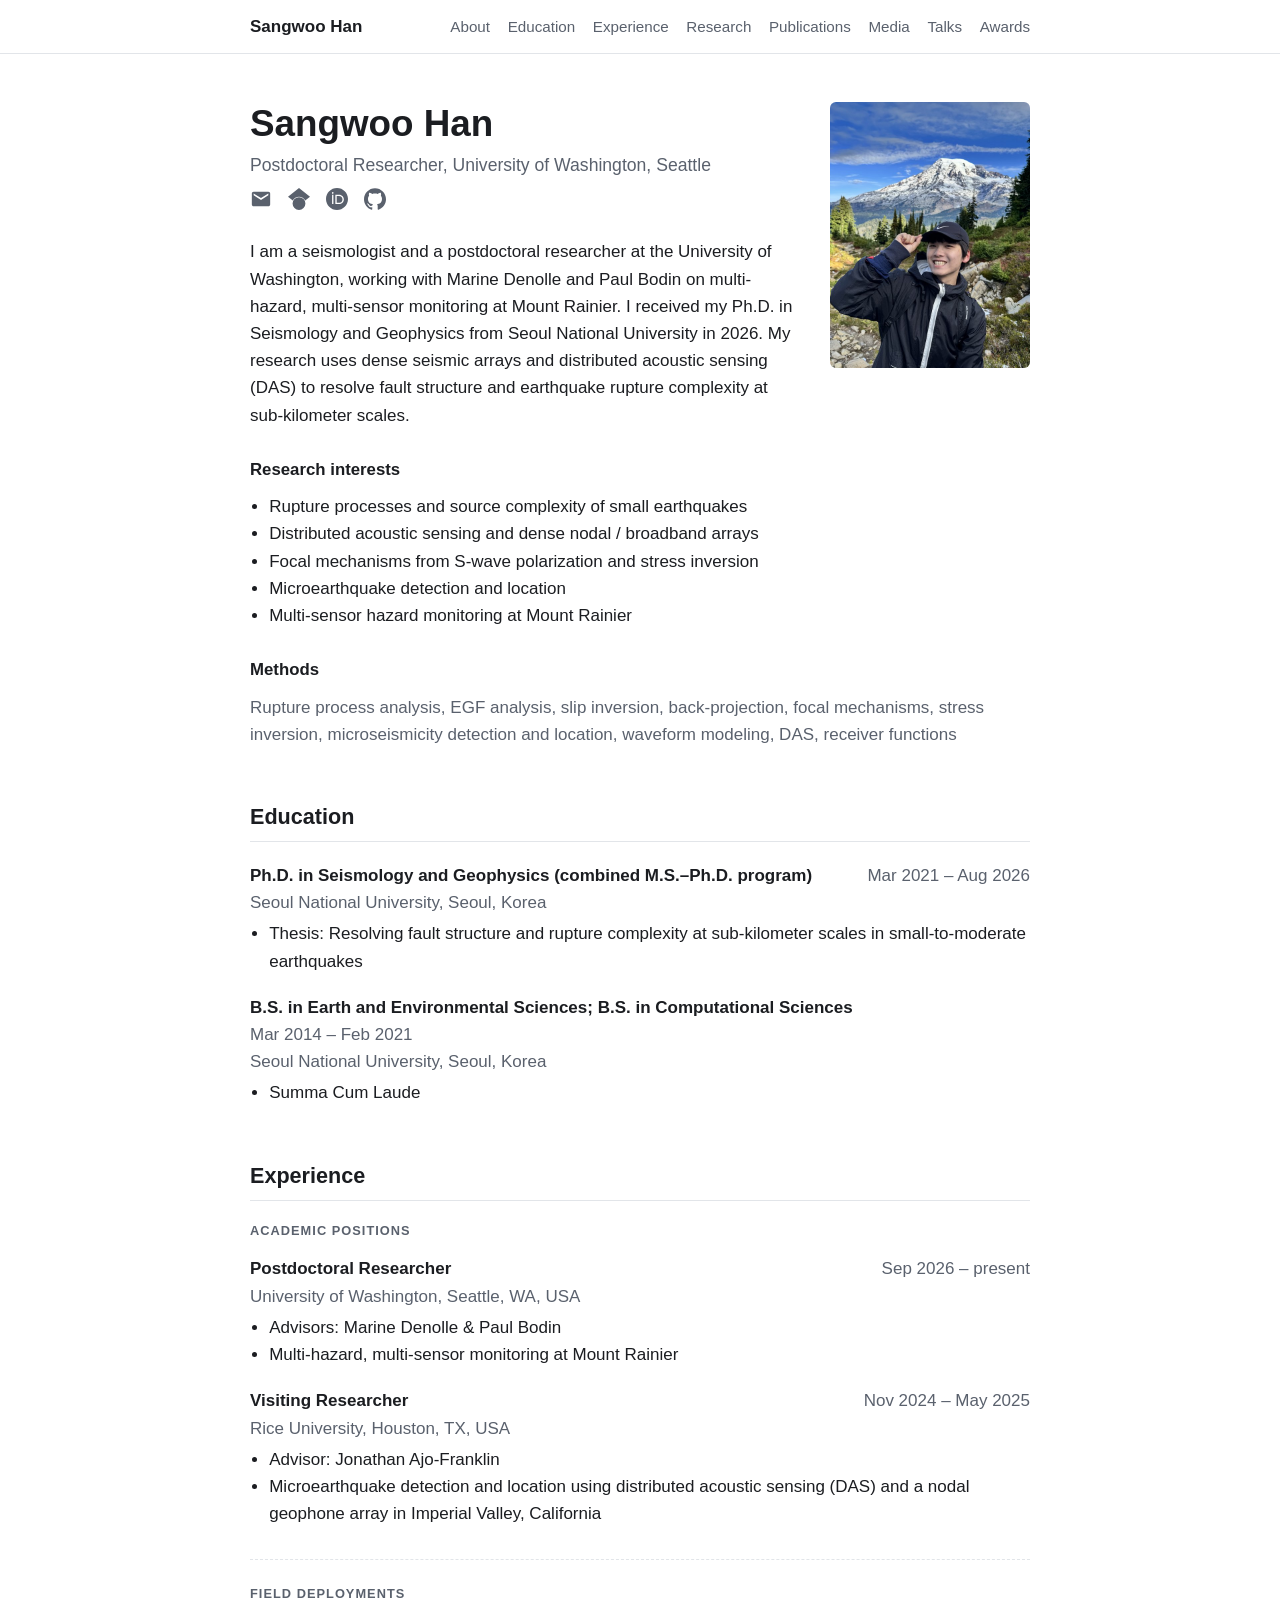
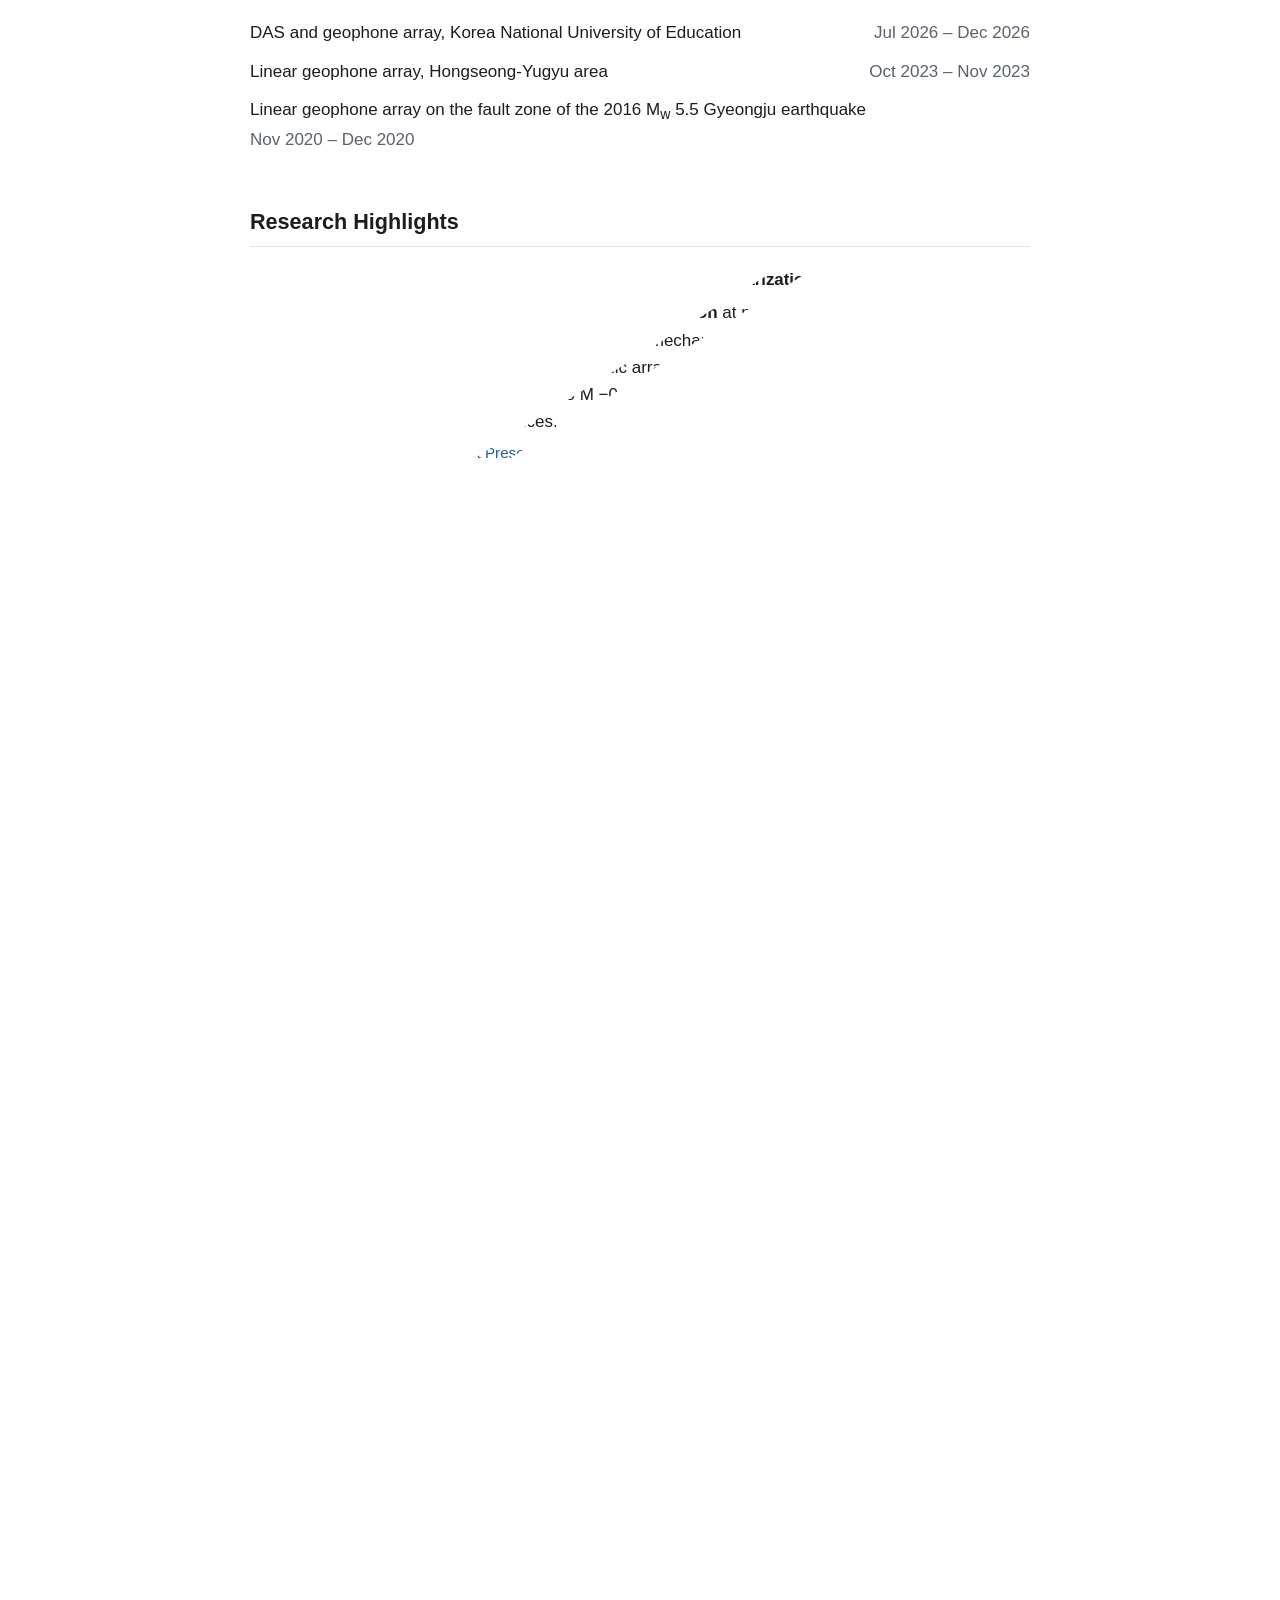
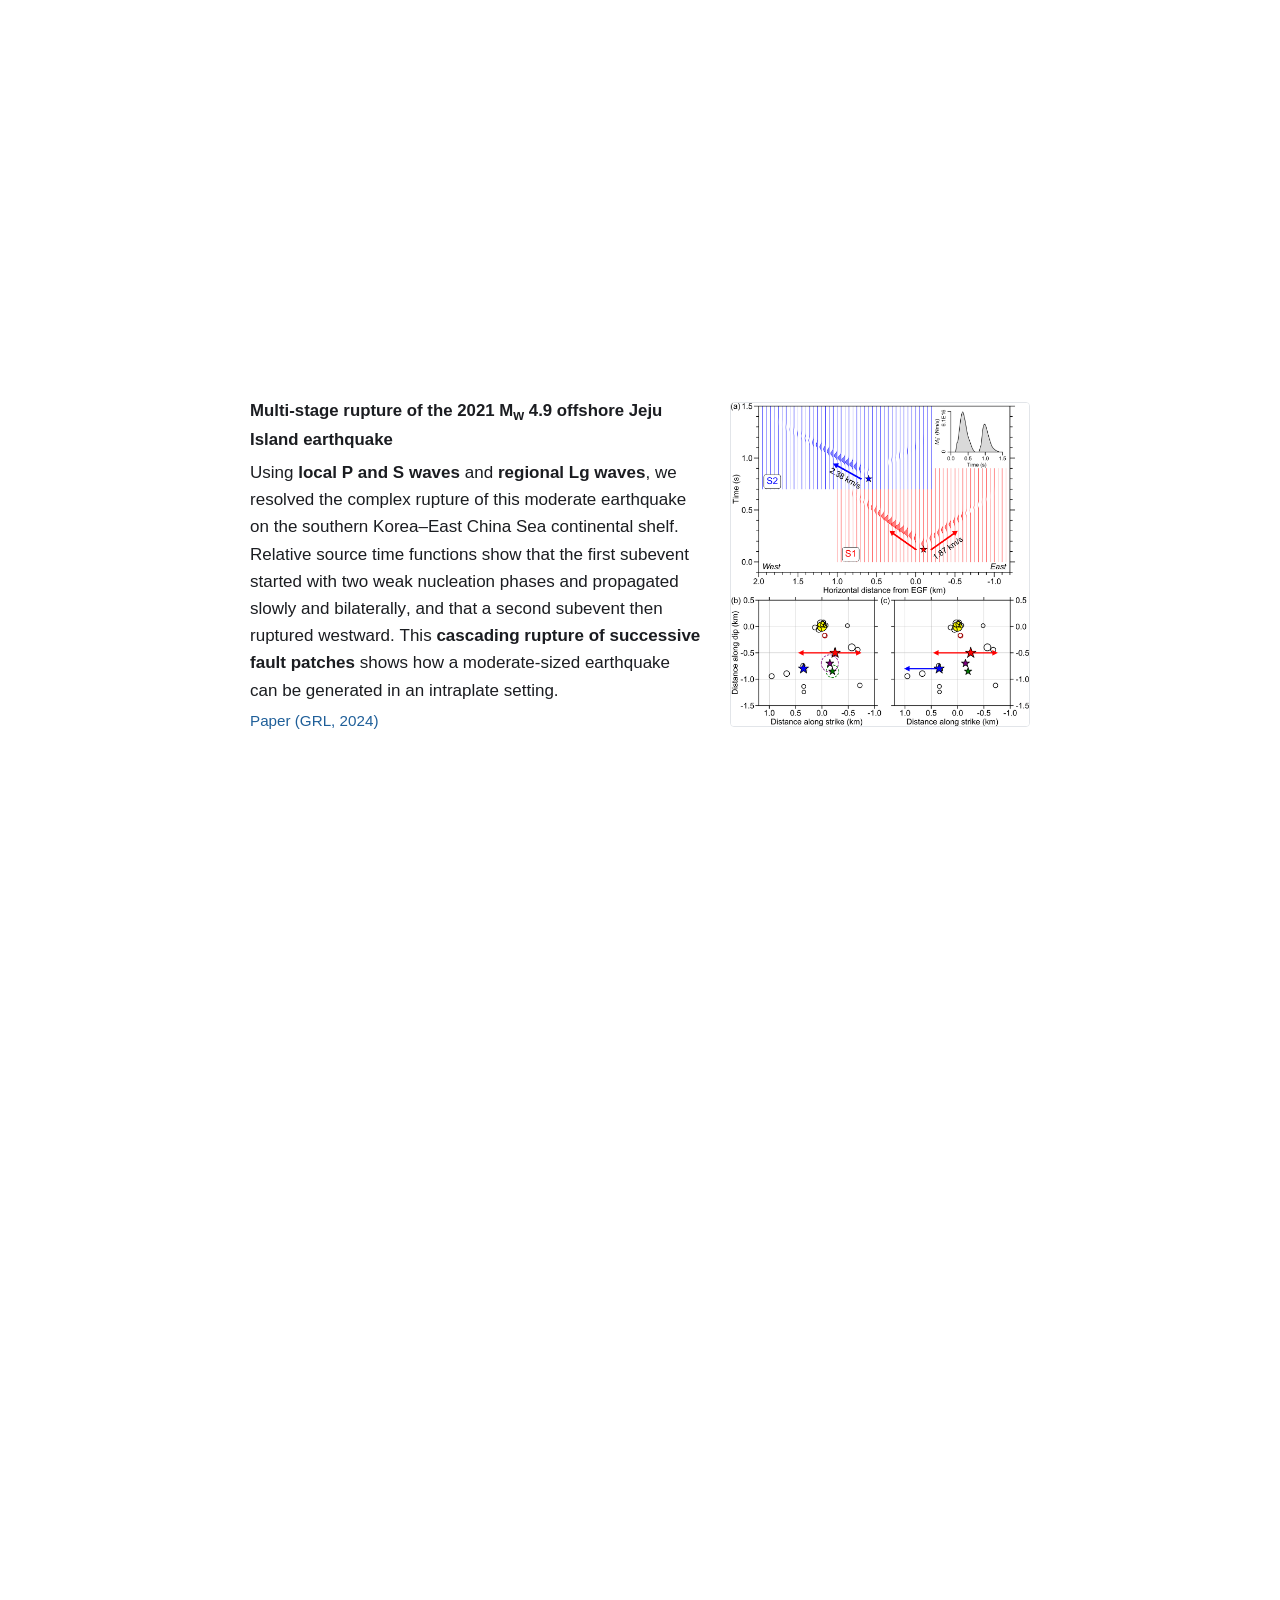
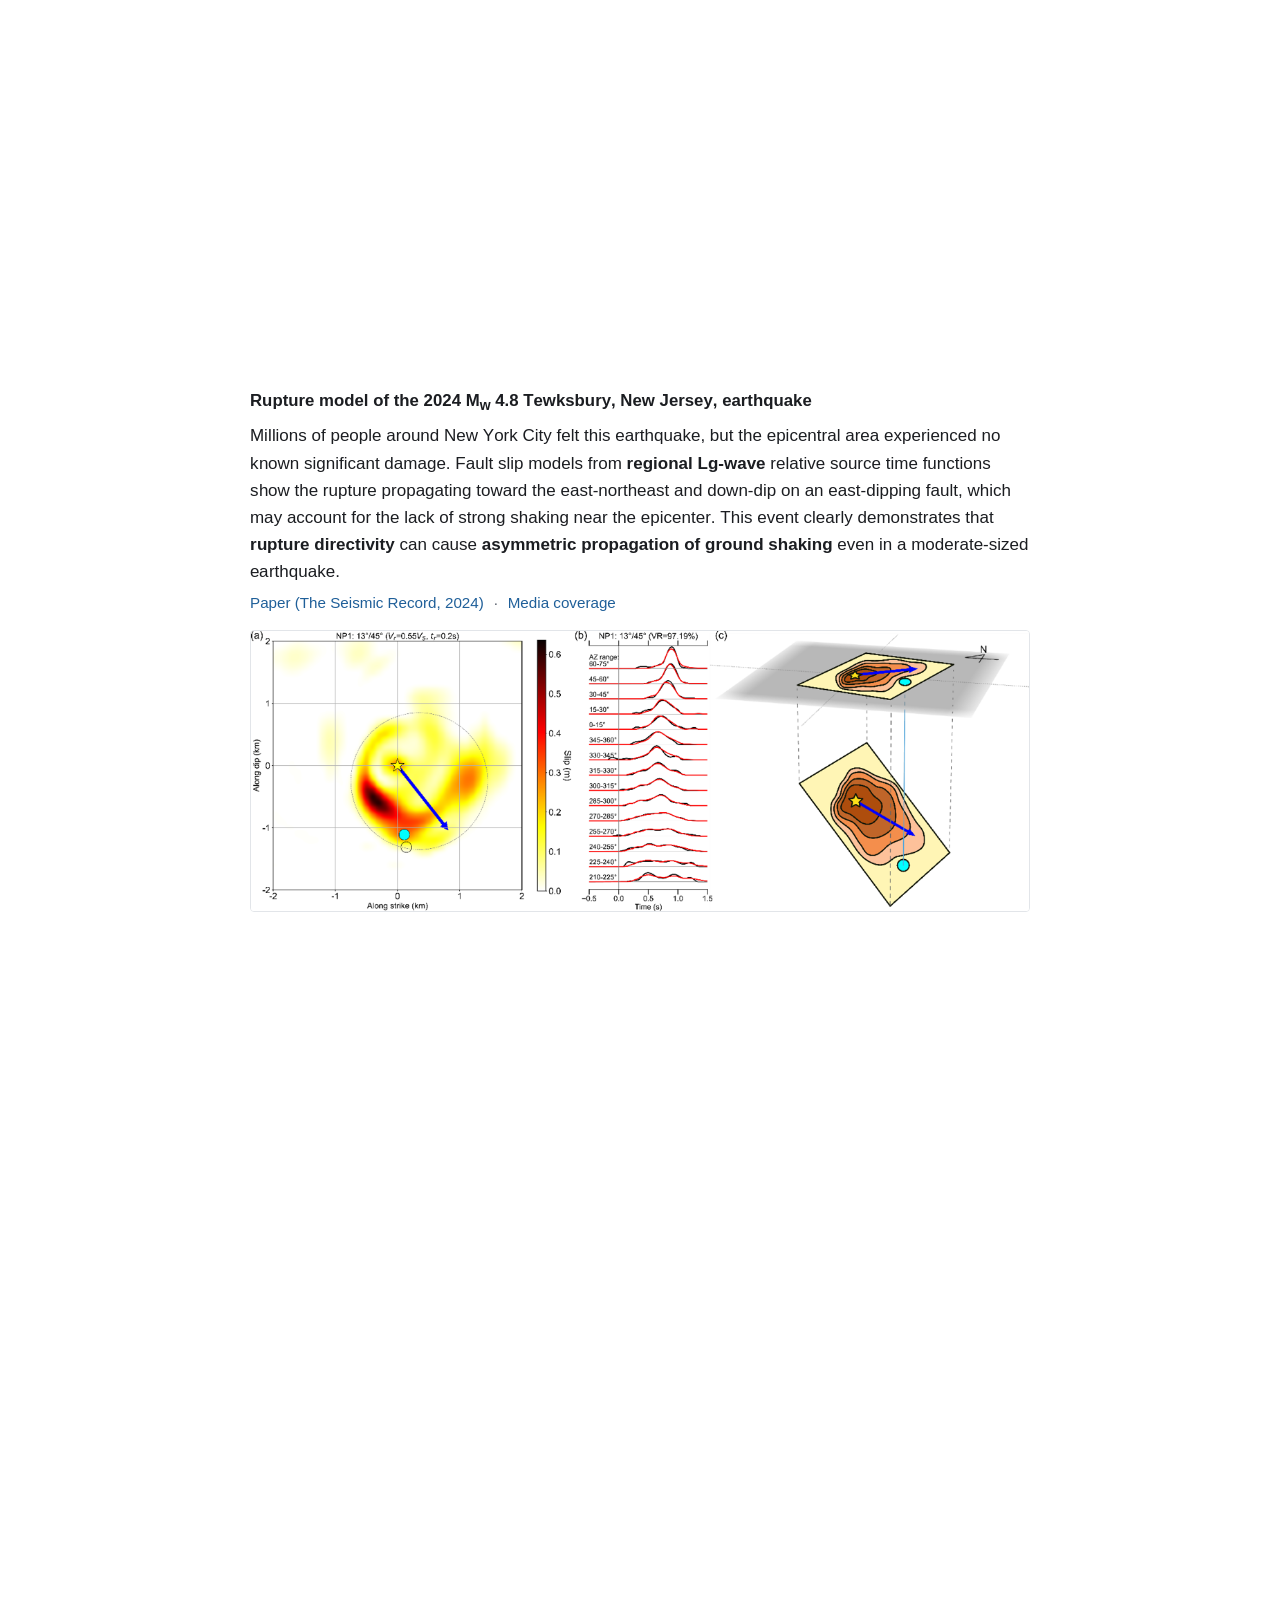
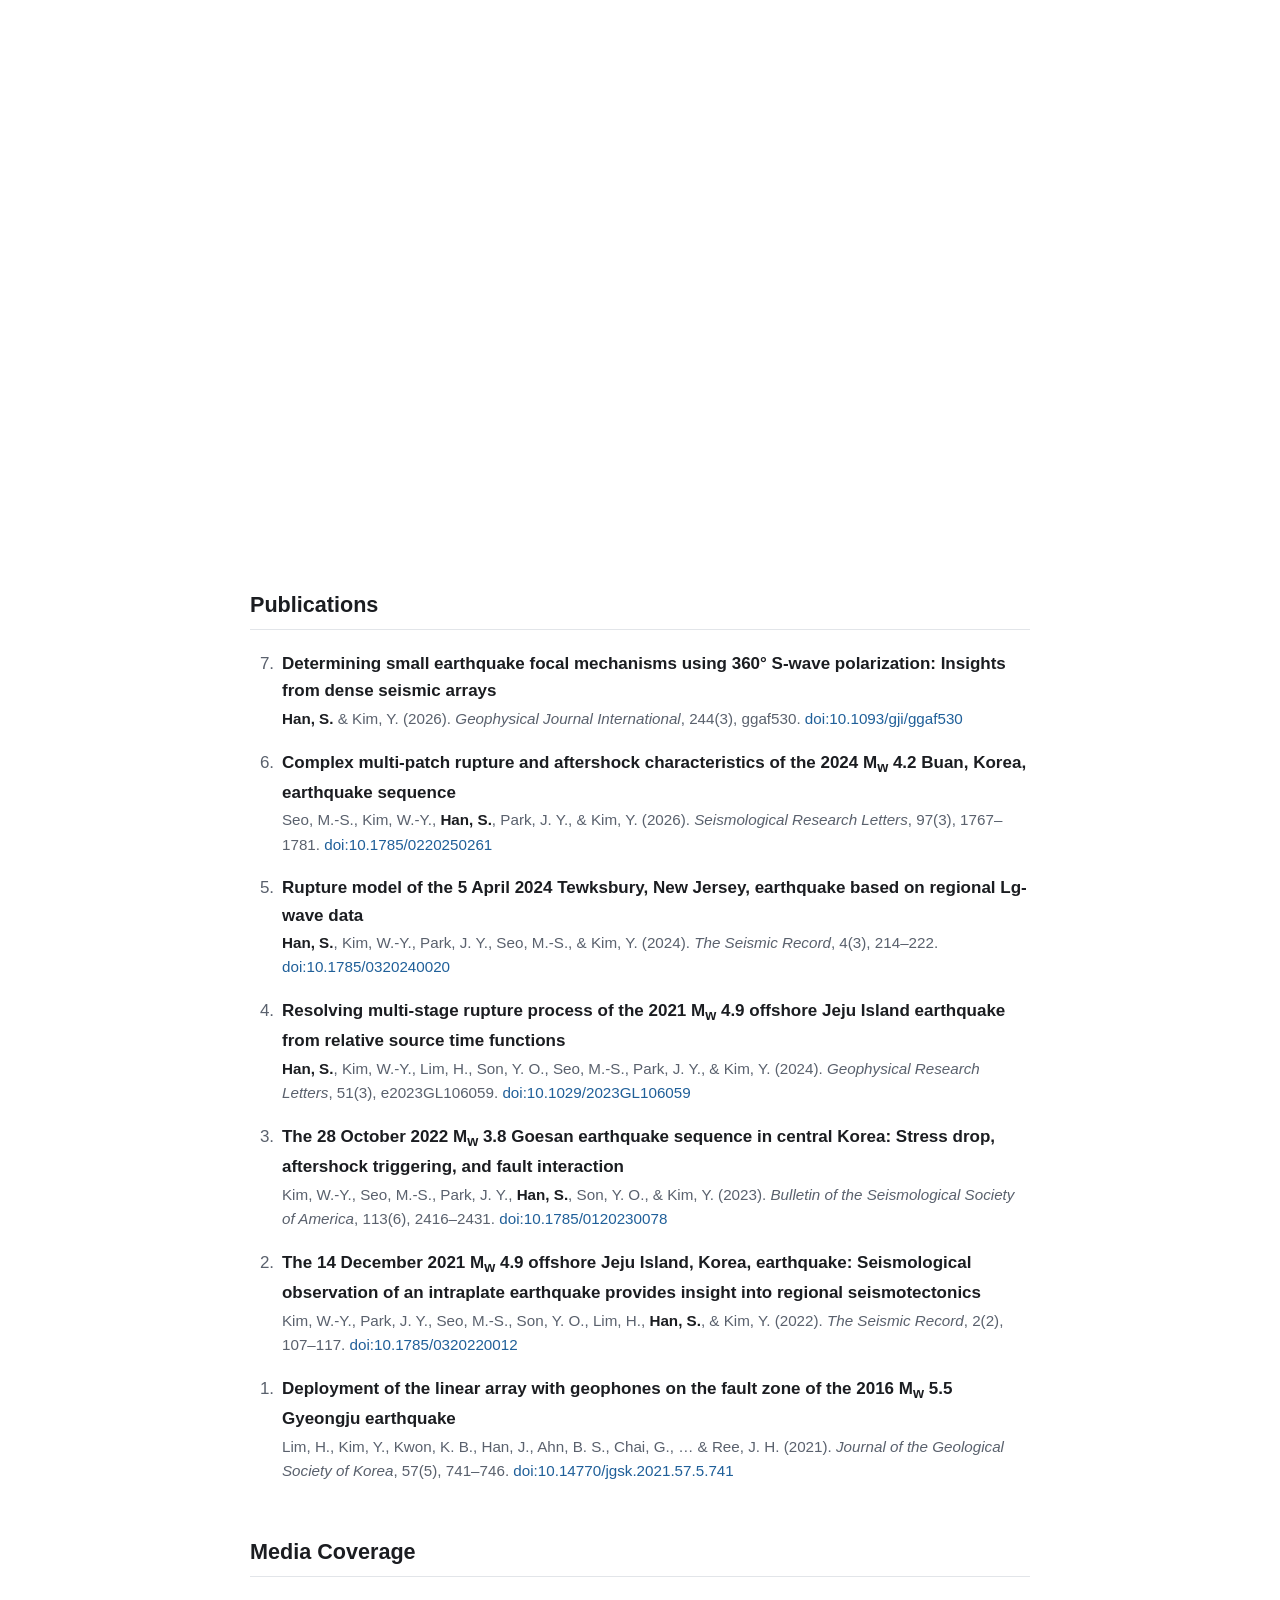
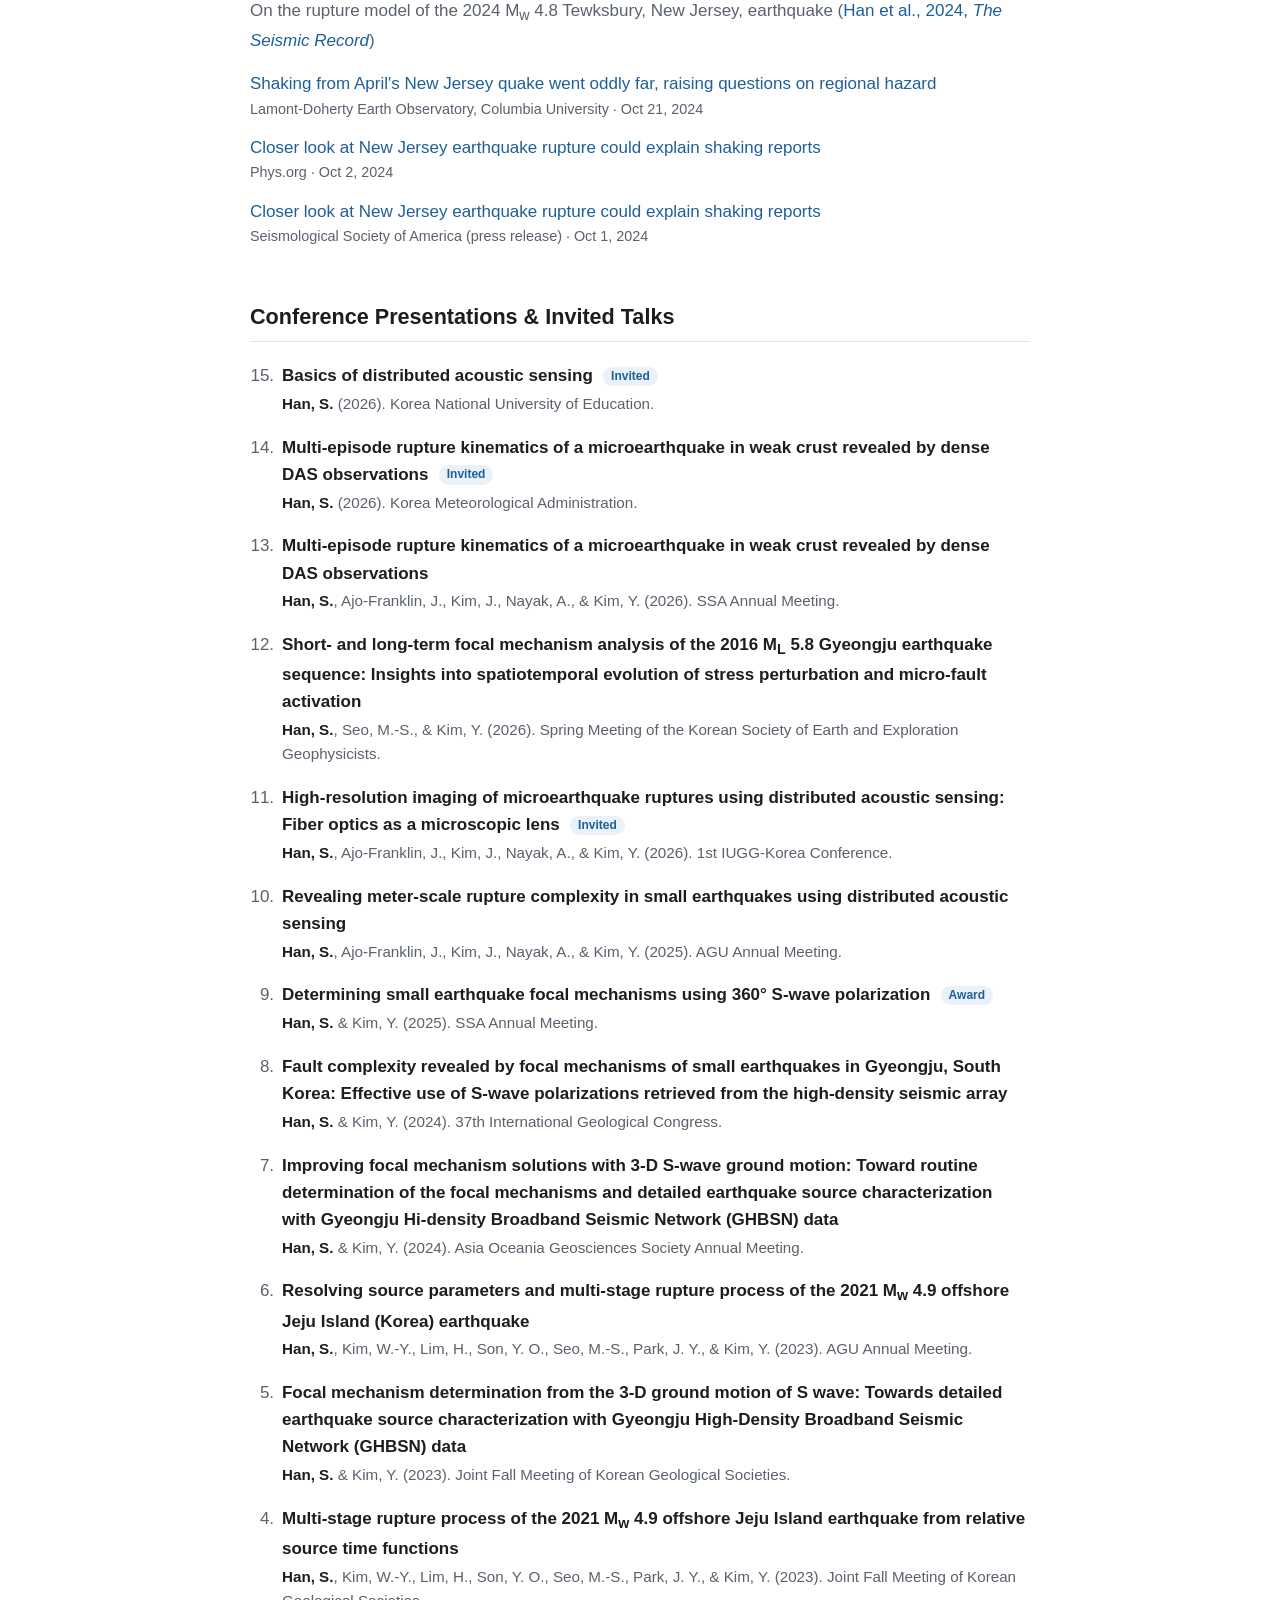
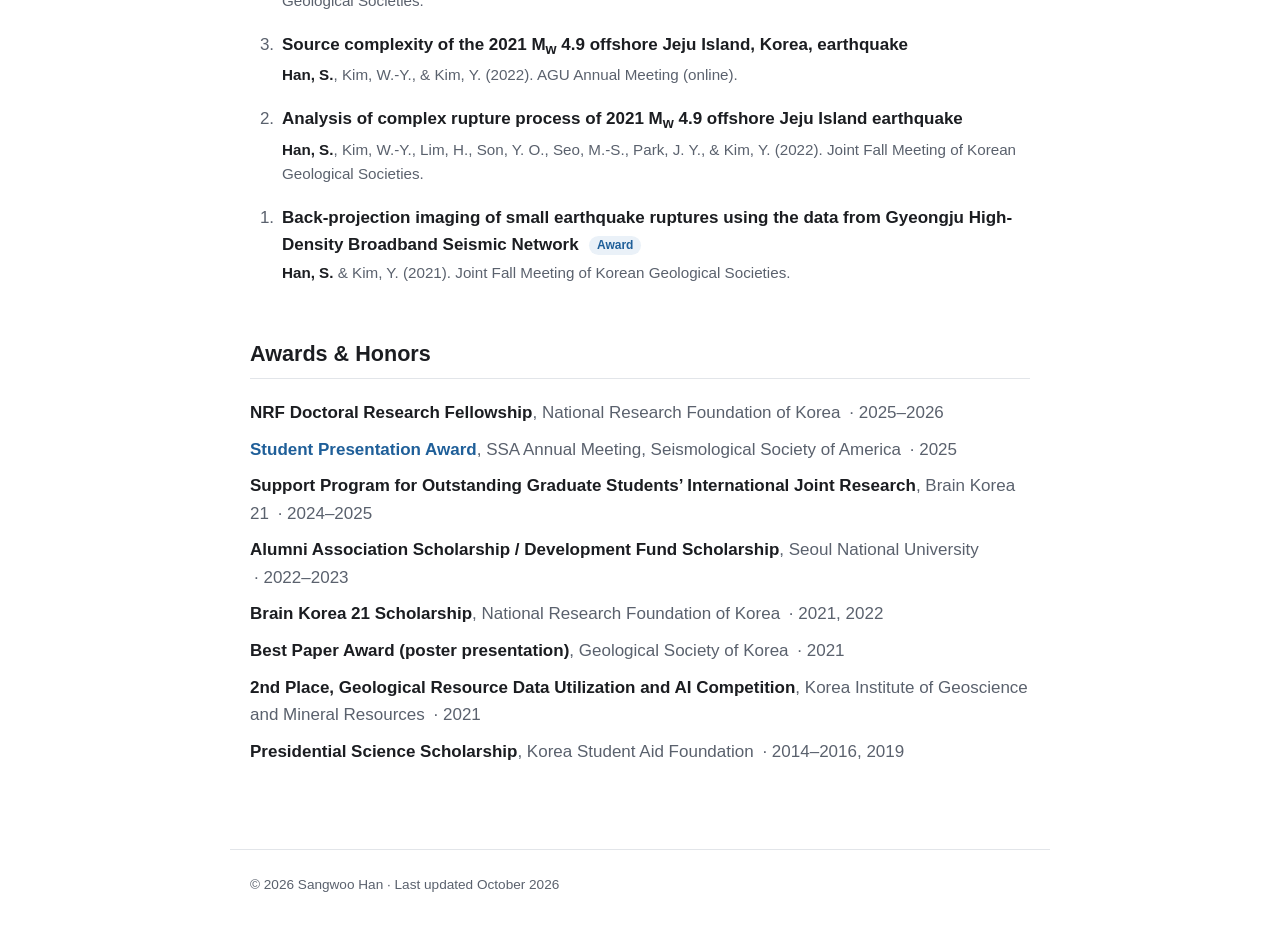
<file: index.html>
<!DOCTYPE html>
<html lang="en">
<head>
  <meta charset="utf-8">
  <meta name="viewport" content="width=device-width, initial-scale=1">
  <title>Sangwoo Han | Seismologist</title>
  <meta name="description" content="Sangwoo Han, seismologist and postdoctoral researcher at the University of Washington. Earthquake rupture complexity, dense seismic arrays, and distributed acoustic sensing.">
  <link rel="icon" href="images/icon.svg" type="image/svg+xml">
  <link rel="icon" href="images/icon-32.png" sizes="32x32" type="image/png">
  <link rel="apple-touch-icon" href="images/icon-180.png">
  <link rel="stylesheet" href="style.css">
</head>
<body>

<svg width="0" height="0" style="position:absolute" aria-hidden="true" focusable="false">
  <filter id="gouge-filter" x="-10%" y="-10%" width="120%" height="120%" color-interpolation-filters="sRGB">
    <feTurbulence type="turbulence" baseFrequency="0.02 0.05" numOctaves="2" seed="11" result="noise"/>
    <feDisplacementMap in="SourceGraphic" in2="noise" scale="0" xChannelSelector="R" yChannelSelector="G"/>
  </filter>
  <!-- Ink smeared sideways, applied per letter: slightly thickened, lightly blurred glyph
       with fading copies dragged to both sides. The region is in px so the streaks are
       not clipped to the tiny letter box. -->
  <filter id="smear-glyph" filterUnits="userSpaceOnUse" x="-40" y="-10" width="140" height="60" color-interpolation-filters="sRGB">
    <feMorphology in="SourceGraphic" operator="dilate" radius="0.5 0.3" result="ink"/>
    <feGaussianBlur in="ink" stdDeviation="1.8 0.3" result="b"/>
    <feOffset in="b" dx="6" dy="0" result="r1"/>
    <feComponentTransfer in="r1" result="r1a"><feFuncA type="linear" slope="0.55"/></feComponentTransfer>
    <feOffset in="b" dx="-6" dy="0" result="l1"/>
    <feComponentTransfer in="l1" result="l1a"><feFuncA type="linear" slope="0.55"/></feComponentTransfer>
    <feOffset in="b" dx="13" dy="0" result="r2"/>
    <feComponentTransfer in="r2" result="r2a"><feFuncA type="linear" slope="0.25"/></feComponentTransfer>
    <feOffset in="b" dx="-13" dy="0" result="l2"/>
    <feComponentTransfer in="l2" result="l2a"><feFuncA type="linear" slope="0.25"/></feComponentTransfer>
    <feOffset in="b" dx="20" dy="0" result="r3"/>
    <feComponentTransfer in="r3" result="r3a"><feFuncA type="linear" slope="0.12"/></feComponentTransfer>
    <feOffset in="b" dx="-20" dy="0" result="l3"/>
    <feComponentTransfer in="l3" result="l3a"><feFuncA type="linear" slope="0.12"/></feComponentTransfer>
    <feMerge>
      <feMergeNode in="l3a"/><feMergeNode in="r3a"/>
      <feMergeNode in="l2a"/><feMergeNode in="r2a"/>
      <feMergeNode in="l1a"/><feMergeNode in="r1a"/>
      <feMergeNode in="b"/>
    </feMerge>
  </filter>
</svg>

<nav class="site-nav">
  <div class="inner">
    <a class="brand" href="#about">Sangwoo Han</a>
    <ul>
      <li><a href="#about">About</a></li>
      <li><a href="#education">Education</a></li>
      <li><a href="#experience">Experience</a></li>
      <li><a href="#research">Research</a></li>
      <li><a href="#publications">Publications</a></li>
      <li><a href="#media">Media</a></li>
      <li><a href="#talks">Talks</a></li>
      <li><a href="#awards">Awards</a></li>
    </ul>
  </div>
</nav>

<main>

  <section id="about" class="intro">
    <div class="intro-head">
      <div>
        <h1>Sangwoo Han</h1>
        <p class="role">Postdoctoral Researcher, University of Washington, Seattle</p>
        <div class="contact">
          <div class="contact-icons">
            <button type="button" class="email-btn" aria-label="Email" title="Email"
                    aria-expanded="false" aria-controls="email-popover"><svg viewBox="0 0 24 24" aria-hidden="true" focusable="false"><path d="M20 4H4c-1.1 0-1.99.9-1.99 2L2 18c0 1.1.9 2 2 2h16c1.1 0 2-.9 2-2V6c0-1.1-.9-2-2-2zm0 4-8 5-8-5V6l8 5 8-5v2z"/></svg></button>
            <a href="https://scholar.google.com/citations?user=--qiqDYAAAAJ" target="_blank" rel="noopener" aria-label="Google Scholar" title="Google Scholar"><svg viewBox="0 0 24 24" aria-hidden="true" focusable="false"><path d="M5.242 13.769L0 9.5 12 0l12 9.5-5.242 4.269C17.548 11.249 14.978 9.5 12 9.5c-2.977 0-5.548 1.748-6.758 4.269zM12 10a7 7 0 1 0 0 14 7 7 0 0 0 0-14z"/></svg></a>
            <a href="https://orcid.org/0000-0001-5832-7127" target="_blank" rel="noopener" aria-label="ORCID" title="ORCID"><svg viewBox="0 0 24 24" aria-hidden="true" focusable="false"><path d="M12 0C5.372 0 0 5.372 0 12s5.372 12 12 12 12-5.372 12-12S18.628 0 12 0zM7.369 4.378c.525 0 .947.431.947.947s-.422.947-.947.947a.95.95 0 0 1-.947-.947c0-.525.422-.947.947-.947zm-.722 3.038h1.444v10.041H6.647V7.416zm3.562 0h3.9c3.712 0 5.344 2.653 5.344 5.025 0 2.578-2.016 5.025-5.325 5.025h-3.919V7.416zm1.444 1.303v7.444h2.297c3.272 0 4.022-2.484 4.022-3.722 0-2.016-1.284-3.722-4.097-3.722h-2.222z"/></svg></a>
            <a href="https://github.com/Seismic-wave-Han" target="_blank" rel="noopener" aria-label="GitHub" title="GitHub"><svg viewBox="0 0 24 24" aria-hidden="true" focusable="false"><path d="M12 .297c-6.63 0-12 5.373-12 12 0 5.303 3.438 9.8 8.205 11.385.6.113.82-.258.82-.577 0-.285-.01-1.04-.015-2.04-3.338.724-4.042-1.61-4.042-1.61C4.422 18.07 3.633 17.7 3.633 17.7c-1.087-.744.084-.729.084-.729 1.205.084 1.838 1.236 1.838 1.236 1.07 1.835 2.809 1.305 3.495.998.108-.776.417-1.305.76-1.605-2.665-.3-5.466-1.332-5.466-5.93 0-1.31.465-2.38 1.235-3.22-.135-.303-.54-1.523.105-3.176 0 0 1.005-.322 3.3 1.23.96-.267 1.98-.399 3-.405 1.02.006 2.04.138 3 .405 2.28-1.552 3.285-1.23 3.285-1.23.645 1.653.24 2.873.12 3.176.765.84 1.23 1.91 1.23 3.22 0 4.61-2.805 5.625-5.475 5.92.42.36.81 1.096.81 2.22 0 1.606-.015 2.896-.015 3.286 0 .315.21.69.825.57C20.565 22.092 24 17.592 24 12.297c0-6.627-5.373-12-12-12"/></svg></a>
          </div>
          <div class="email-popover" id="email-popover">
            <div class="email-popover-inner">
              <div class="email-bubble">
                <a href="mailto:sangwooh@uw.edu">sangwooh@uw.edu</a>
                <button type="button" class="copy-btn" data-copy="sangwooh@uw.edu">
                  <svg class="icon-copy" viewBox="0 0 24 24" aria-hidden="true" focusable="false"><path d="M16 1H4c-1.1 0-2 .9-2 2v14h2V3h12V1zm3 4H8c-1.1 0-2 .9-2 2v14c0 1.1.9 2 2 2h11c1.1 0 2-.9 2-2V7c0-1.1-.9-2-2-2zm0 16H8V7h11v14z"/></svg>
                  <svg class="icon-check" viewBox="0 0 24 24" aria-hidden="true" focusable="false"><path d="M9 16.17 4.83 12l-1.42 1.41L9 19 21 7l-1.41-1.41z"/></svg>
                  <span class="copy-label">Copy</span>
                </button>
              </div>
            </div>
          </div>
        </div>

        <p>
          I am a seismologist and a postdoctoral researcher at the University of Washington,
          working with Marine Denolle and Paul Bodin on multi-hazard, multi-sensor monitoring
          at Mount Rainier. I received my Ph.D. in Seismology and Geophysics from Seoul National
          University in 2026. My research uses dense seismic arrays and distributed acoustic
          sensing (DAS) to resolve fault structure and earthquake rupture complexity at
          sub-kilometer scales.
        </p>
      </div>
      <img class="portrait" src="images/profile.jpg" width="600" height="800"
           alt="Sangwoo Han in front of Mount Rainier">
    </div>

    <h3>Research interests</h3>
    <ul class="interests">
      <li>Rupture processes and source complexity of small earthquakes</li>
      <li>Distributed acoustic sensing and dense nodal / broadband arrays</li>
      <li>Focal mechanisms from S-wave polarization and stress inversion</li>
      <li>Microearthquake detection and location</li>
      <li>Multi-sensor hazard monitoring at Mount Rainier</li>
    </ul>

    <h3>Methods</h3>
    <p class="methods">
      Rupture process analysis, EGF analysis, slip inversion, back-projection, focal mechanisms,
      stress inversion, microseismicity detection and location, waveform modeling, DAS,
      receiver functions
    </p>
  </section>

  <section id="education">
    <h2>Education</h2>

    <div class="entry">
      <div class="entry-head">
        <span class="entry-title">Ph.D. in Seismology and Geophysics (combined M.S.–Ph.D. program)</span>
        <span class="entry-date">Mar 2021 – Aug 2026</span>
      </div>
      <div class="entry-org">Seoul National University, Seoul, Korea</div>
      <ul>
        <li>Thesis: Resolving fault structure and rupture complexity at sub-kilometer scales in small-to-moderate earthquakes</li>
      </ul>
    </div>

    <div class="entry">
      <div class="entry-head">
        <span class="entry-title">B.S. in Earth and Environmental Sciences; B.S. in Computational Sciences</span>
        <span class="entry-date">Mar 2014 – Feb 2021</span>
      </div>
      <div class="entry-org">Seoul National University, Seoul, Korea</div>
      <ul>
        <li>Summa Cum Laude</li>
      </ul>
    </div>
  </section>

  <section id="experience">
    <h2>Experience</h2>

    <div class="group">
      <h3 class="group-title">Academic positions</h3>

      <div class="entry">
        <div class="entry-head">
          <span class="entry-title">Postdoctoral Researcher</span>
          <span class="entry-date">Sep 2026 – present</span>
        </div>
        <div class="entry-org">University of Washington, Seattle, WA, USA</div>
        <ul>
          <li>Advisors: Marine Denolle &amp; Paul Bodin</li>
          <li>Multi-hazard, multi-sensor monitoring at Mount Rainier</li>
        </ul>
      </div>

      <div class="entry">
        <div class="entry-head">
          <span class="entry-title">Visiting Researcher</span>
          <span class="entry-date">Nov 2024 – May 2025</span>
        </div>
        <div class="entry-org">Rice University, Houston, TX, USA</div>
        <ul>
          <li>Advisor: Jonathan Ajo-Franklin</li>
          <li>Microearthquake detection and location using distributed acoustic sensing (DAS) and a nodal geophone array in Imperial Valley, California</li>
        </ul>
      </div>
    </div>

    <div class="group deployments">
      <h3 class="group-title">Field deployments</h3>

      <div class="entry">
        <div class="entry-head">
          <span class="entry-title">DAS and geophone array, Korea National University of Education</span>
          <span class="entry-date">Jul 2026 – Dec 2026</span>
        </div>
      </div>
      <div class="entry">
        <div class="entry-head">
          <span class="entry-title">Linear geophone array, Hongseong-Yugyu area</span>
          <span class="entry-date">Oct 2023 – Nov 2023</span>
        </div>
      </div>
      <div class="entry">
        <div class="entry-head">
          <span class="entry-title">Linear geophone array on the fault zone of the 2016 M<sub>w</sub> 5.5 Gyeongju earthquake</span>
          <span class="entry-date">Nov 2020 – Dec 2020</span>
        </div>
      </div>
    </div>
  </section>

  <section id="research">
    <h2>Research Highlights</h2>

    <div class="stage" data-effect="fault">
    <div class="highlight stage-pin">
      <div class="fault">
        <div class="fault-content">
          <h3>Focal mechanisms of small earthquakes from 360° S-wave polarization</h3>
          <p>
            We showed that measuring the <strong>full 360° S-wave polarization</strong> at near-source stations
            recovers the double-couple radiation pattern, so that reliable focal mechanisms can be
            <strong>obtained from as few as two to three stations</strong>. Applied to a dense seismic array in Korea,
            the method determines focal mechanisms for events from M 2.9 down to M −0.4, and it is
            validated with the 2023 Parkfield and 2011 Mineral, Virginia, earthquake sequences.
          </p>
          <p class="links">
            <a href="https://doi.org/10.1093/gji/ggaf530">Paper (GJI, 2026)</a>
            <span aria-hidden="true">·</span>
            <a href="https://www.seismosoc.org/news/2025-annual-meeting-student-presentation-awards-announced/">SSA Student Presentation Award</a>
          </p>
        </div>
      </div>
      <img class="figure" src="images/highlight-swave-polarization.png" width="1326" height="446"
           alt="Schematic of measuring S-wave polarization at a station, with L, Q, and T component waveforms and S-wave particle motion">
    </div>
    <div class="stage-spacer" aria-hidden="true"></div>
    </div>

    <div class="stage" data-effect="rupture">
    <div class="highlight highlight-side stage-pin">
      <div class="rupture">
        <div class="rupture-content">
          <h3>Multi-stage rupture of the 2021 M<sub>w</sub> 4.9 offshore Jeju Island earthquake</h3>
          <p>
            Using <strong>local P and S waves</strong> and <strong>regional Lg waves</strong>, we resolved the complex rupture of this
            moderate earthquake on the southern Korea–East China Sea continental shelf. Relative source time
            functions show that the first subevent started with two weak nucleation phases and
            propagated slowly and bilaterally, and that a second subevent then ruptured westward.
            This <strong>cascading rupture of successive fault patches</strong> shows how a moderate-sized earthquake
            can be generated in an intraplate setting.
          </p>
          <p class="links">
            <a href="https://doi.org/10.1029/2023GL106059">Paper (GRL, 2024)</a>
          </p>
        </div>
      </div>
      <img class="figure figure-narrow" src="images/highlight-jeju-rupture.png" width="1126" height="1219"
           alt="Fault-slip inversion of subevents S1 and S2 with rupture velocities, moment rate function with two peaks, and subevent locations along strike and dip">
    </div>
    <div class="stage-spacer" aria-hidden="true"></div>
    </div>

    <div class="stage" data-effect="wave">
    <div class="highlight stage-pin">
      <div class="wave">
        <div class="wave-content">
          <h3>Rupture model of the 2024 M<sub>w</sub> 4.8 Tewksbury, New Jersey, earthquake</h3>
          <p>
            Millions of people around New York City felt this earthquake, but the epicentral area
            experienced no known significant damage. Fault slip models from <strong>regional Lg-wave</strong> relative
            source time functions show the rupture propagating toward the east-northeast and down-dip
            on an east-dipping fault, which may account for the lack of strong shaking near the
            epicenter. This event clearly demonstrates that <strong>rupture directivity</strong> can cause
            <strong>asymmetric propagation of ground shaking</strong> even in a moderate-sized earthquake.
          </p>
          <p class="links">
            <a href="https://doi.org/10.1785/0320240020">Paper (The Seismic Record, 2024)</a>
            <span aria-hidden="true">·</span>
            <a href="#media">Media coverage</a>
          </p>
        </div>
      </div>
      <img class="figure" src="images/highlight-tewksbury-slip.png" width="1125" height="405"
           alt="Slip distribution on the fault plane, observed and synthetic Lg-wave source time functions by azimuth, and a 3D sketch of down-dip rupture">
    </div>
    <div class="stage-spacer" aria-hidden="true"></div>
    </div>
  </section>

  <section id="publications">
    <h2>Publications</h2>

    <ol class="items" reversed>
      <li>
        <p class="item-title">Determining small earthquake focal mechanisms using 360° S-wave polarization: Insights from dense seismic arrays</p>
        <p class="item-meta"><b class="me">Han, S.</b> &amp; Kim, Y. (2026). <em>Geophysical Journal International</em>, 244(3), ggaf530.
          <a href="https://doi.org/10.1093/gji/ggaf530">doi:10.1093/gji/ggaf530</a></p>
      </li>
      <li>
        <p class="item-title">Complex multi-patch rupture and aftershock characteristics of the 2024 M<sub>w</sub> 4.2 Buan, Korea, earthquake sequence</p>
        <p class="item-meta">Seo, M.-S., Kim, W.-Y., <b class="me">Han, S.</b>, Park, J. Y., &amp; Kim, Y. (2026). <em>Seismological Research Letters</em>, 97(3), 1767–1781.
          <a href="https://doi.org/10.1785/0220250261">doi:10.1785/0220250261</a></p>
      </li>
      <li>
        <p class="item-title">Rupture model of the 5 April 2024 Tewksbury, New Jersey, earthquake based on regional Lg-wave data</p>
        <p class="item-meta"><b class="me">Han, S.</b>, Kim, W.-Y., Park, J. Y., Seo, M.-S., &amp; Kim, Y. (2024). <em>The Seismic Record</em>, 4(3), 214–222.
          <a href="https://doi.org/10.1785/0320240020">doi:10.1785/0320240020</a></p>
      </li>
      <li>
        <p class="item-title">Resolving multi-stage rupture process of the 2021 M<sub>w</sub> 4.9 offshore Jeju Island earthquake from relative source time functions</p>
        <p class="item-meta"><b class="me">Han, S.</b>, Kim, W.-Y., Lim, H., Son, Y. O., Seo, M.-S., Park, J. Y., &amp; Kim, Y. (2024). <em>Geophysical Research Letters</em>, 51(3), e2023GL106059.
          <a href="https://doi.org/10.1029/2023GL106059">doi:10.1029/2023GL106059</a></p>
      </li>
      <li>
        <p class="item-title">The 28 October 2022 M<sub>w</sub> 3.8 Goesan earthquake sequence in central Korea: Stress drop, aftershock triggering, and fault interaction</p>
        <p class="item-meta">Kim, W.-Y., Seo, M.-S., Park, J. Y., <b class="me">Han, S.</b>, Son, Y. O., &amp; Kim, Y. (2023). <em>Bulletin of the Seismological Society of America</em>, 113(6), 2416–2431.
          <a href="https://doi.org/10.1785/0120230078">doi:10.1785/0120230078</a></p>
      </li>
      <li>
        <p class="item-title">The 14 December 2021 M<sub>w</sub> 4.9 offshore Jeju Island, Korea, earthquake: Seismological observation of an intraplate earthquake provides insight into regional seismotectonics</p>
        <p class="item-meta">Kim, W.-Y., Park, J. Y., Seo, M.-S., Son, Y. O., Lim, H., <b class="me">Han, S.</b>, &amp; Kim, Y. (2022). <em>The Seismic Record</em>, 2(2), 107–117.
          <a href="https://doi.org/10.1785/0320220012">doi:10.1785/0320220012</a></p>
      </li>
      <li>
        <p class="item-title">Deployment of the linear array with geophones on the fault zone of the 2016 M<sub>w</sub> 5.5 Gyeongju earthquake</p>
        <p class="item-meta">Lim, H., Kim, Y., Kwon, K. B., Han, J., Ahn, B. S., Chai, G., … &amp; Ree, J. H. (2021). <em>Journal of the Geological Society of Korea</em>, 57(5), 741–746.
          <a href="https://doi.org/10.14770/jgsk.2021.57.5.741">doi:10.14770/jgsk.2021.57.5.741</a></p>
      </li>
    </ol>
  </section>

  <section id="media">
    <h2>Media Coverage</h2>
    <p class="media-intro">
      On the rupture model of the 2024 M<sub>w</sub> 4.8 Tewksbury, New Jersey, earthquake
      (<a href="https://doi.org/10.1785/0320240020">Han et al., 2024, <em>The Seismic Record</em></a>)
    </p>
    <ul class="media">
      <li>
        <a href="https://lamont.columbia.edu/news/shaking-aprils-new-jersey-quake-went-oddly-far-raising-questions-regional-hazard">Shaking from April's New Jersey quake went oddly far, raising questions on regional hazard</a>
        <span class="media-meta">Lamont-Doherty Earth Observatory, Columbia University · Oct 21, 2024</span>
      </li>
      <li>
        <a href="https://phys.org/news/2024-10-closer-jersey-earthquake-rupture.html">Closer look at New Jersey earthquake rupture could explain shaking reports</a>
        <span class="media-meta">Phys.org · Oct 2, 2024</span>
      </li>
      <li>
        <a href="https://www.seismosoc.org/news/closer-look-at-new-jersey-earthquake-rupture-could-explain-shaking-reports/">Closer look at New Jersey earthquake rupture could explain shaking reports</a>
        <span class="media-meta">Seismological Society of America (press release) · Oct 1, 2024</span>
      </li>
    </ul>
  </section>

  <section id="talks">
    <h2>Conference Presentations &amp; Invited Talks</h2>
    <ol class="items" reversed>
      <li>
        <p class="item-title">Basics of distributed acoustic sensing <span class="tag">Invited</span></p>
        <p class="item-meta"><b class="me">Han, S.</b> (2026). Korea National University of Education.</p>
      </li>
      <li>
        <p class="item-title">Multi-episode rupture kinematics of a microearthquake in weak crust revealed by dense DAS observations <span class="tag">Invited</span></p>
        <p class="item-meta"><b class="me">Han, S.</b> (2026). Korea Meteorological Administration.</p>
      </li>
      <li>
        <p class="item-title">Multi-episode rupture kinematics of a microearthquake in weak crust revealed by dense DAS observations</p>
        <p class="item-meta"><b class="me">Han, S.</b>, Ajo-Franklin, J., Kim, J., Nayak, A., &amp; Kim, Y. (2026). SSA Annual Meeting.</p>
      </li>
      <li>
        <p class="item-title">Short- and long-term focal mechanism analysis of the 2016 M<sub>L</sub> 5.8 Gyeongju earthquake sequence: Insights into spatiotemporal evolution of stress perturbation and micro-fault activation</p>
        <p class="item-meta"><b class="me">Han, S.</b>, Seo, M.-S., &amp; Kim, Y. (2026). Spring Meeting of the Korean Society of Earth and Exploration Geophysicists.</p>
      </li>
      <li>
        <p class="item-title">High-resolution imaging of microearthquake ruptures using distributed acoustic sensing: Fiber optics as a microscopic lens <span class="tag">Invited</span></p>
        <p class="item-meta"><b class="me">Han, S.</b>, Ajo-Franklin, J., Kim, J., Nayak, A., &amp; Kim, Y. (2026). 1st IUGG-Korea Conference.</p>
      </li>
      <li>
        <p class="item-title">Revealing meter-scale rupture complexity in small earthquakes using distributed acoustic sensing</p>
        <p class="item-meta"><b class="me">Han, S.</b>, Ajo-Franklin, J., Kim, J., Nayak, A., &amp; Kim, Y. (2025). AGU Annual Meeting.</p>
      </li>
      <li>
        <p class="item-title">Determining small earthquake focal mechanisms using 360° S-wave polarization <span class="tag">Award</span></p>
        <p class="item-meta"><b class="me">Han, S.</b> &amp; Kim, Y. (2025). SSA Annual Meeting.</p>
      </li>
      <li>
        <p class="item-title">Fault complexity revealed by focal mechanisms of small earthquakes in Gyeongju, South Korea: Effective use of S-wave polarizations retrieved from the high-density seismic array</p>
        <p class="item-meta"><b class="me">Han, S.</b> &amp; Kim, Y. (2024). 37th International Geological Congress.</p>
      </li>
      <li>
        <p class="item-title">Improving focal mechanism solutions with 3-D S-wave ground motion: Toward routine determination of the focal mechanisms and detailed earthquake source characterization with Gyeongju Hi-density Broadband Seismic Network (GHBSN) data</p>
        <p class="item-meta"><b class="me">Han, S.</b> &amp; Kim, Y. (2024). Asia Oceania Geosciences Society Annual Meeting.</p>
      </li>
      <li>
        <p class="item-title">Resolving source parameters and multi-stage rupture process of the 2021 M<sub>w</sub> 4.9 offshore Jeju Island (Korea) earthquake</p>
        <p class="item-meta"><b class="me">Han, S.</b>, Kim, W.-Y., Lim, H., Son, Y. O., Seo, M.-S., Park, J. Y., &amp; Kim, Y. (2023). AGU Annual Meeting.</p>
      </li>
      <li>
        <p class="item-title">Focal mechanism determination from the 3-D ground motion of S wave: Towards detailed earthquake source characterization with Gyeongju High-Density Broadband Seismic Network (GHBSN) data</p>
        <p class="item-meta"><b class="me">Han, S.</b> &amp; Kim, Y. (2023). Joint Fall Meeting of Korean Geological Societies.</p>
      </li>
      <li>
        <p class="item-title">Multi-stage rupture process of the 2021 M<sub>w</sub> 4.9 offshore Jeju Island earthquake from relative source time functions</p>
        <p class="item-meta"><b class="me">Han, S.</b>, Kim, W.-Y., Lim, H., Son, Y. O., Seo, M.-S., Park, J. Y., &amp; Kim, Y. (2023). Joint Fall Meeting of Korean Geological Societies.</p>
      </li>
      <li>
        <p class="item-title">Source complexity of the 2021 M<sub>w</sub> 4.9 offshore Jeju Island, Korea, earthquake</p>
        <p class="item-meta"><b class="me">Han, S.</b>, Kim, W.-Y., &amp; Kim, Y. (2022). AGU Annual Meeting (online).</p>
      </li>
      <li>
        <p class="item-title">Analysis of complex rupture process of 2021 M<sub>w</sub> 4.9 offshore Jeju Island earthquake</p>
        <p class="item-meta"><b class="me">Han, S.</b>, Kim, W.-Y., Lim, H., Son, Y. O., Seo, M.-S., Park, J. Y., &amp; Kim, Y. (2022). Joint Fall Meeting of Korean Geological Societies.</p>
      </li>
      <li>
        <p class="item-title">Back-projection imaging of small earthquake ruptures using the data from Gyeongju High-Density Broadband Seismic Network <span class="tag">Award</span></p>
        <p class="item-meta"><b class="me">Han, S.</b> &amp; Kim, Y. (2021). Joint Fall Meeting of Korean Geological Societies.</p>
      </li>
    </ol>
  </section>

  <section id="awards">
    <h2>Awards &amp; Honors</h2>
    <ul class="awards">
      <li><span class="award-name">NRF Doctoral Research Fellowship</span>, National Research Foundation of Korea <span class="award-year">2025–2026</span></li>
      <li><a class="award-name" href="https://www.seismosoc.org/news/2025-annual-meeting-student-presentation-awards-announced/">Student Presentation Award</a>, SSA Annual Meeting, Seismological Society of America <span class="award-year">2025</span></li>
      <li><span class="award-name">Support Program for Outstanding Graduate Students’ International Joint Research</span>, Brain Korea 21 <span class="award-year">2024–2025</span></li>
      <li><span class="award-name">Alumni Association Scholarship / Development Fund Scholarship</span>, Seoul National University <span class="award-year">2022–2023</span></li>
      <li><span class="award-name">Brain Korea 21 Scholarship</span>, National Research Foundation of Korea <span class="award-year">2021, 2022</span></li>
      <li><span class="award-name">Best Paper Award (poster presentation)</span>, Geological Society of Korea <span class="award-year">2021</span></li>
      <li><span class="award-name">2nd Place, Geological Resource Data Utilization and AI Competition</span>, Korea Institute of Geoscience and Mineral Resources <span class="award-year">2021</span></li>
      <li><span class="award-name">Presidential Science Scholarship</span>, Korea Student Aid Foundation <span class="award-year">2014–2016, 2019</span></li>
    </ul>
  </section>

</main>

<footer>
  <p>© 2026 Sangwoo Han · Last updated October 2026</p>
</footer>

<script src="script.js" defer></script>

</body>
</html>
</file>
<file: style.css>
:root {
  --text: #1b1d21;
  --muted: #5a616d;
  --accent: #1f5f99;
  --rule: #e2e5e9;
  --tag-bg: #eaf1f8;
  --bg: #ffffff;
  --width: 820px;
}

* { box-sizing: border-box; }

html {
  scroll-behavior: smooth;
  scroll-padding-top: 4.5rem;
}

body {
  margin: 0;
  background: var(--bg);
  color: var(--text);
  font-family: -apple-system, BlinkMacSystemFont, "Segoe UI", Roboto, "Helvetica Neue", Arial, sans-serif;
  font-size: 17px;
  line-height: 1.6;
}

a { color: var(--accent); text-decoration: none; }
a:hover { text-decoration: underline; }

/* Navigation */
.site-nav {
  position: sticky;
  top: 0;
  z-index: 10;
  background: rgba(255, 255, 255, 0.96);
  border-bottom: 1px solid var(--rule);
}
.site-nav .inner {
  max-width: var(--width);
  margin: 0 auto;
  padding: 0.8rem 1.25rem;
  display: flex;
  align-items: center;
  justify-content: space-between;
  gap: 1rem;
}
.site-nav .brand { font-weight: 600; color: var(--text); }
.site-nav ul {
  list-style: none;
  margin: 0;
  padding: 0;
  display: flex;
  gap: 1.1rem;
}
.site-nav ul a { color: var(--muted); font-size: 0.95rem; }
.site-nav ul a:hover { color: var(--accent); text-decoration: none; }

/* Layout */
main {
  max-width: var(--width);
  margin: 0 auto;
  padding: 3rem 1.25rem 2rem;
  overflow-x: clip;   /* the sheared gouge layer of the fault effect must not add sideways scroll (clip keeps sticky working) */
}
section { margin-bottom: 3.25rem; }

h1 { font-size: 2.3rem; line-height: 1.2; margin: 0 0 0.3rem; }
h2 {
  font-size: 1.35rem;
  margin: 0 0 1.25rem;
  padding-bottom: 0.4rem;
  border-bottom: 1px solid var(--rule);
}
h3 { font-size: 1.05rem; margin: 1.75rem 0 0.6rem; }

/* Intro */
.intro-head {
  display: grid;
  grid-template-columns: 1fr 200px;
  gap: 2.25rem;
  align-items: start;
}
.intro-head p:last-child { margin-bottom: 0; }
.portrait {
  display: block;
  width: 100%;
  height: auto;
  border-radius: 6px;
}
.role { margin: 0; color: var(--muted); font-size: 1.1rem; }
.contact { margin: 0.6rem 0 1.75rem; }
.contact-icons {
  display: flex;
  align-items: center;
  gap: 1rem;
}
.contact-icons > a,
.email-btn {
  display: inline-flex;
  color: var(--muted);
  transition: color 0.15s ease;
}
.contact-icons > a:hover,
.email-btn:hover,
.email-btn[aria-expanded="true"] { color: var(--accent); text-decoration: none; }
.contact-icons svg { width: 22px; height: 22px; fill: currentColor; }

.email-btn {
  margin: 0;
  padding: 0;
  border: 0;
  background: none;
  font: inherit;
  cursor: pointer;
  border-radius: 3px;
}
.email-btn:focus-visible { outline: 2px solid var(--accent); outline-offset: 3px; }

/* Email popover: expands in flow below the icon row */
.email-popover {
  display: grid;
  grid-template-rows: 0fr;
  transition: grid-template-rows 0.25s ease;
}
.email-popover.open { grid-template-rows: 1fr; }
.email-popover-inner {
  min-height: 0;
  overflow: hidden;
  visibility: hidden;
  transition: visibility 0s linear 0.25s;
}
.email-popover.open .email-popover-inner { visibility: visible; transition-delay: 0s; }
.email-bubble {
  position: relative;
  display: inline-flex;
  align-items: center;
  gap: 0.8rem;
  margin: 0.75rem 0 0.25rem;
  padding: 0.5rem 0.6rem 0.5rem 0.85rem;
  background: var(--bg);
  border: 1px solid var(--rule);
  border-radius: 8px;
  box-shadow: 0 4px 14px rgba(0, 0, 0, 0.06);
  font-size: 0.95rem;
  white-space: nowrap;
}
.email-bubble::before {
  content: "";
  position: absolute;
  top: -6px;
  left: 6px;
  width: 10px;
  height: 10px;
  background: var(--bg);
  border-left: 1px solid var(--rule);
  border-top: 1px solid var(--rule);
  transform: rotate(45deg);
}
.copy-btn {
  display: inline-flex;
  align-items: center;
  gap: 0.3rem;
  margin: 0;
  padding: 0.2rem 0.65rem 0.2rem 0.55rem;
  border: 0;
  border-radius: 999px;
  background: var(--tag-bg);
  color: var(--accent);
  font: inherit;
  font-size: 0.8rem;
  font-weight: 600;
  line-height: 1.4;
  cursor: pointer;
  transition: background-color 0.15s ease, color 0.15s ease;
}
.copy-btn:hover { background: #dbe7f3; }
.copy-btn:focus-visible { outline: 2px solid var(--accent); outline-offset: 2px; }
.copy-btn svg { width: 14px; height: 14px; fill: currentColor; }
.copy-btn .icon-check { display: none; }
.copy-btn.copied .icon-copy { display: none; }
.copy-btn.copied .icon-check { display: inline; }

.interests { margin: 0; padding-left: 1.2rem; }
.methods { margin: 0; color: var(--muted); }

/* Research highlights */
.highlight { margin-bottom: 1.9rem; }
.highlight h3 { margin: 0 0 0.35rem; }
.highlight p { margin: 0; }
.highlight .links { margin-top: 0.35rem; font-size: 0.95rem; color: var(--muted); }
.links > span { margin: 0 0.35rem; }
.highlight .figure {
  display: block;
  width: 100%;
  height: auto;
  margin-top: 0.9rem;
  border: 1px solid var(--rule);
  border-radius: 4px;
}
.highlight .figure-narrow { max-width: 480px; }

/* Pinned scroll stages for the research highlight effects (see script.js) */
.stage { margin-bottom: 1.9rem; }
.stage-pin {
  position: sticky;
  top: 4.5rem;
  margin-bottom: 0;
  --shake: 1;
}
.stage-spacer { height: 64em; }         /* 40 lines of scroll drive each effect; all three finish at 85 % */
.stage::after {                          /* then 5 lines of hold: the finished scene rests before it scrolls away */
  content: "";
  display: block;
  height: 8em;
}
/* Phones: plain highlights, no pinning (script.js adds .no-fx when it skips the effects) */
.no-fx .stage-pin { position: static; }
.no-fx .stage-spacer, .no-fx .stage::after { display: none; }

/* Jeju highlight: tall figure beside the text so the pinned block fits the viewport */
.highlight-side {
  display: grid;
  grid-template-columns: minmax(0, 1fr) 300px;
  gap: 1.75rem;
  align-items: start;
}
.highlight-side .figure { margin-top: 0.25rem; }

/* Effect 1: fault slip */
.fault { position: relative; }
.fault-content {
  will-change: transform;
  transition: transform 0.12s linear;
}
.fault-layer {
  position: absolute;
  inset: 0;
}
.fault-g {
  z-index: 1;
  pointer-events: none;
  filter: url(#gouge-filter);
}
.fault.ruptured .fault-content,
.fault.ruptured .fault-layer {
  transition: transform 0.32s cubic-bezier(0.25, 1.6, 0.45, 1);
}

/* Ground shaking: a small P-wave wiggle, a larger S-wave burst, then a decaying coda */
.stage-pin.shaking { animation: quake 1.1s linear both; }
@keyframes quake {
  0%   { transform: translate(0, 0); }
  5%   { transform: translate(0, calc(-1.2px * var(--shake))); }
  9%   { transform: translate(0, calc(1.4px * var(--shake))); }
  13%  { transform: translate(0, calc(-1px * var(--shake))); }
  17%  { transform: translate(0, calc(0.8px * var(--shake))); }
  22%  { transform: translate(calc(-9px * var(--shake)), calc(2.5px * var(--shake))); }
  28%  { transform: translate(calc(8.5px * var(--shake)), calc(-2px * var(--shake))); }
  34%  { transform: translate(calc(-6.5px * var(--shake)), calc(1.5px * var(--shake))); }
  40%  { transform: translate(calc(5px * var(--shake)), calc(-1px * var(--shake))); }
  47%  { transform: translate(calc(-3.5px * var(--shake)), 0); }
  55%  { transform: translate(calc(2.5px * var(--shake)), 0); }
  64%  { transform: translate(calc(-1.6px * var(--shake)), 0); }
  74%  { transform: translate(calc(1px * var(--shake)), 0); }
  86%  { transform: translate(calc(-0.5px * var(--shake)), 0); }
  100% { transform: translate(0, 0); }
}

/* Effect 2: cascading rupture. Each letter (.c) carries a ghost copy (.sw > .s) rendered
   through the ink-smear filter. A rupture front flashes the ghost to full strength and lets
   it settle at half strength (.sw). Healing then fades each ghost (.s) on a fixed clock:
   --hdelay (per letter) and --hdur are set in script.js. */
.rupture { position: relative; }
.rupture .w { display: inline-block; white-space: nowrap; }
.rupture .c { position: relative; display: inline-block; }
.rupture .c > .sw {
  position: absolute;
  inset: 0;
  opacity: 0;
  pointer-events: none;
}
.rupture .c > .sw > .s {
  display: block;
  white-space: pre;
  opacity: 0.5;                          /* smear strength: keeps the smeared text readable */
  filter: url(#smear-glyph);
  transition: opacity 0.35s ease;        /* scrolling back: the smear returns quickly */
}
.rupture.healing .c > .sw > .s {
  opacity: 0;
  transition: opacity var(--hdur, 1s) ease-in-out var(--hdelay, 0s);
}
.rupture.instant .c > .sw > .s { transition: none; }   /* page opened past the rupture */
.rupture .c.nuc > .sw { animation: smear-flicker 0.6s ease-in-out both; }
.rupture .c.hit > .sw { animation: smear-pulse var(--sdur, 1.1s) cubic-bezier(0.2, 0.7, 0.3, 1) both; }
.rupture .c.hit.still > .sw { animation-duration: 0s; }
@keyframes smear-pulse {
  0%   { opacity: 0; }
  18%  { opacity: 1; }
  100% { opacity: 0.5; }
}
@keyframes smear-flicker {
  0%   { opacity: 0; }
  40%  { opacity: 0.7; }
  100% { opacity: 0; }
}

/* Effect 3: passing seismic waves */
.wave .w { display: inline-block; white-space: nowrap; }
.wave .c { display: inline-block; }
.wave .w.p-hit { animation: p-kick 0.5s ease-out both; }
.wave .c.s-hit { animation: s-kick var(--dur, 2s) linear both; }
@keyframes p-kick {
  0%   { transform: translateX(0); }
  20%  { transform: translateX(var(--px, 3px)); }
  50%  { transform: translateX(calc(var(--px, 3px) * -0.45)); }
  80%  { transform: translateX(calc(var(--px, 3px) * 0.15)); }
  100% { transform: translateX(0); }
}
@keyframes s-kick {
  0%   { transform: translate(0, 0) rotate(0deg); animation-timing-function: ease-out; }
  5%   { transform: translate(var(--kx, 0px), var(--ky, 8px)) rotate(var(--kr, 0deg)); animation-timing-function: ease-in-out; }
  22%  { transform: translate(calc(var(--kx, 0px) * -0.62), calc(var(--ky, 8px) * -0.62)) rotate(calc(var(--kr, 0deg) * -0.6)); animation-timing-function: ease-in-out; }
  40%  { transform: translate(calc(var(--kx, 0px) * 0.38), calc(var(--ky, 8px) * 0.38)) rotate(calc(var(--kr, 0deg) * 0.35)); animation-timing-function: ease-in-out; }
  58%  { transform: translate(calc(var(--kx, 0px) * -0.22), calc(var(--ky, 8px) * -0.22)) rotate(calc(var(--kr, 0deg) * -0.2)); animation-timing-function: ease-in-out; }
  76%  { transform: translate(calc(var(--kx, 0px) * 0.12), calc(var(--ky, 8px) * 0.12)) rotate(calc(var(--kr, 0deg) * 0.1)); animation-timing-function: ease-in-out; }
  90%  { transform: translate(calc(var(--kx, 0px) * -0.05), calc(var(--ky, 8px) * -0.05)) rotate(0deg); animation-timing-function: ease-in-out; }
  100% { transform: translate(0, 0) rotate(0deg); }
}

/* Visually hidden but available to assistive technology */
.sr-only {
  position: absolute;
  width: 1px;
  height: 1px;
  margin: -1px;
  padding: 0;
  overflow: hidden;
  clip: rect(0, 0, 0, 0);
  white-space: nowrap;
  border: 0;
}

@media (prefers-reduced-motion: reduce) {
  .stage-pin.shaking { animation: none; }
  .fault-content, .fault-layer,
  .fault.ruptured .fault-content, .fault.ruptured .fault-layer { transition: none; }
  .rupture .c.nuc > .sw { animation: none; }
  .rupture .c.hit > .sw { animation-duration: 0s; }
  .rupture .c > .sw > .s, .rupture.healing .c > .sw > .s { transition: none; }
  .wave .w.p-hit, .wave .c.s-hit { animation: none; }
}

/* Media coverage */
.media-intro { margin: 0 0 1rem; color: var(--muted); }
.media { list-style: none; margin: 0; padding: 0; }
.media li { margin-bottom: 0.85rem; }
.media-meta { display: block; color: var(--muted); font-size: 0.9rem; }

/* Publications and talks */
.items { margin: 0; padding-left: 1.8rem; }
.items li { margin-bottom: 1.1rem; padding-left: 0.2rem; }
.items li::marker { color: var(--muted); }
.item-title { margin: 0; font-weight: 600; }
.item-meta { margin: 0.15rem 0 0; color: var(--muted); font-size: 0.95rem; }
.item-meta a { overflow-wrap: anywhere; }
.me { color: var(--text); }

.tag {
  display: inline-block;
  margin-left: 0.35rem;
  padding: 0 0.5rem;
  border-radius: 999px;
  background: var(--tag-bg);
  color: var(--accent);
  font-size: 0.75rem;
  font-weight: 600;
  vertical-align: 0.12em;
}

/* Experience and education */
.entry { margin-bottom: 1.2rem; }
.entry-head {
  display: flex;
  flex-wrap: wrap;
  justify-content: space-between;
  gap: 0 1rem;
}
.entry-title { font-weight: 600; }
.entry-date { color: var(--muted); white-space: nowrap; }
.entry-org { color: var(--muted); }
.entry ul { margin: 0.25rem 0 0; padding-left: 1.2rem; }

/* Experience groups: academic positions vs. field deployments */
.group + .group {
  margin-top: 2rem;
  padding-top: 1.5rem;
  border-top: 1px dashed var(--rule);
}
.group-title {
  margin: 0 0 0.9rem;
  font-size: 0.8rem;
  font-weight: 600;
  letter-spacing: 0.08em;
  text-transform: uppercase;
  color: var(--muted);
}
.deployments .entry { margin-bottom: 0.7rem; }
.deployments .entry-title { font-weight: 500; }

/* Awards */
.awards { list-style: none; margin: 0; padding: 0; }
.awards li { margin-bottom: 0.6rem; color: var(--muted); }
.award-name { color: var(--text); font-weight: 600; }
a.award-name { color: var(--accent); }
.award-year { white-space: nowrap; margin-left: 0.25rem; }
.award-year::before { content: "· "; }

/* Footer */
footer {
  max-width: var(--width);
  margin: 0 auto;
  padding: 1.5rem 1.25rem 2.5rem;
  border-top: 1px solid var(--rule);
  color: var(--muted);
  font-size: 0.85rem;
}
footer p { margin: 0; }

/* Small screens */
@media (max-width: 680px) {
  body { font-size: 16px; }
  main { padding: 2rem 1rem 1.5rem; }
  .site-nav .inner { padding: 0.7rem 1rem; }
  .site-nav .brand { display: none; }
  .site-nav ul { gap: 0.9rem; overflow-x: auto; white-space: nowrap; }
  h1 { font-size: 1.9rem; }
  .items { padding-left: 1.5rem; }
  .intro-head { grid-template-columns: 1fr; gap: 1.25rem; }
  .portrait { order: -1; width: 150px; }
  .highlight-side { grid-template-columns: 1fr; gap: 0; }
  .stage-pin { position: static; }                         /* same as .no-fx, from the first paint */
  .stage-spacer, .stage::after { display: none; }
  .highlight-side .figure { margin-top: 0.9rem; max-width: 260px; }
}

/* Mid widths: the nav has too many links to keep the name beside it */
@media (max-width: 900px) {
  .site-nav .brand { display: none; }
}
</file>
